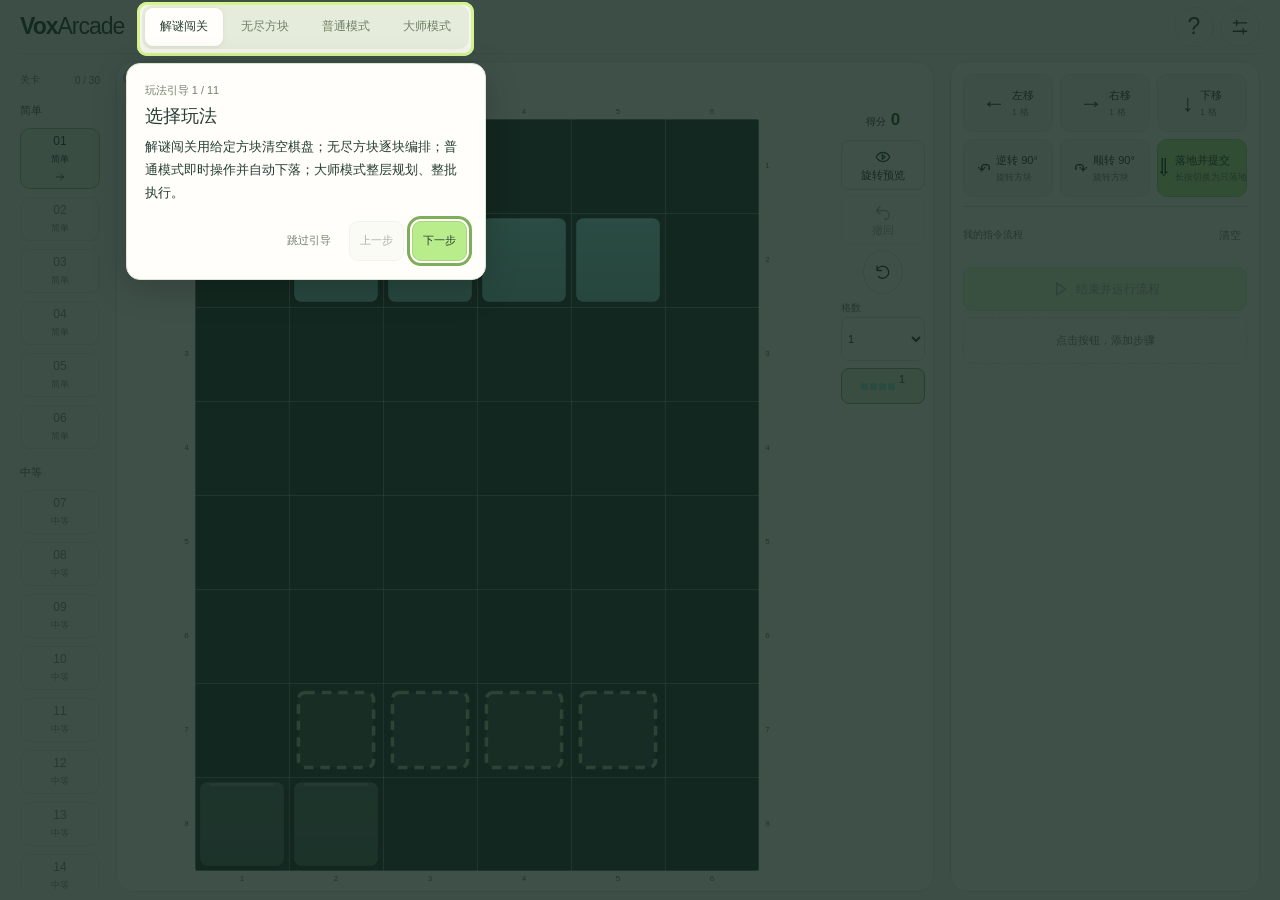
<file: prototype/index.html>
<!doctype html>
<html lang="zh-CN"><head><meta charset="utf-8"><meta name="viewport" content="width=device-width,initial-scale=1"><title>VoxArcade</title></head><body><script type="module" src="entry.mjs"></script><noscript>请启用 JavaScript 运行游戏。<a href="desktop.html">PC 页面</a> <a href="mobile.html">手机页面</a></noscript></body></html>
</file>
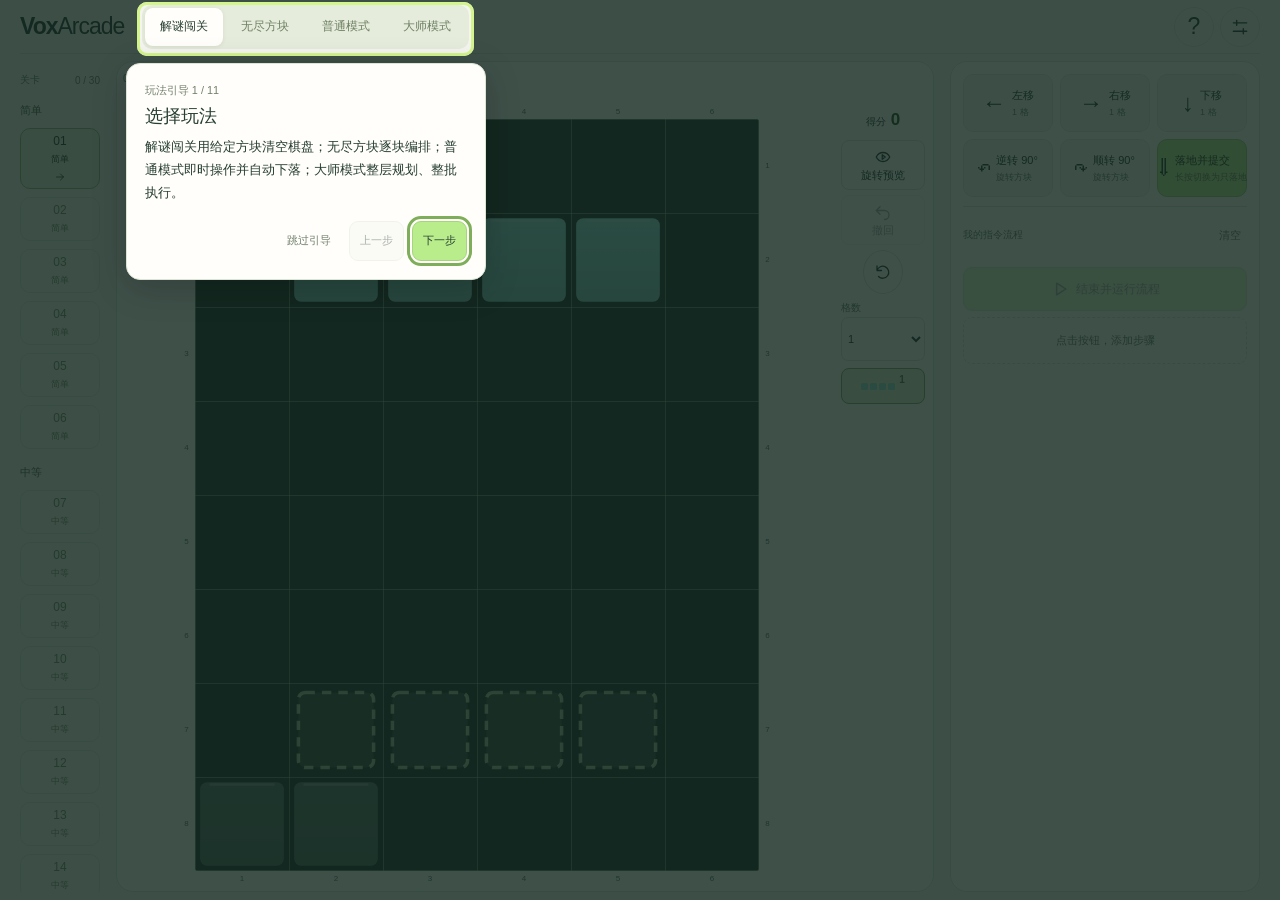
<file: prototype/desktop.html>
<!doctype html>
<html lang="zh-CN"><head><meta charset="utf-8"><meta name="viewport" content="width=device-width,initial-scale=1,viewport-fit=cover"><meta name="theme-color" content="#f4f5ef"><title>VoxArcade · 指令方块实验室</title><link rel="stylesheet" href="base.css?v=floating-no-drop-20261123"><link rel="stylesheet" href="desktop.css?v=floating-no-drop-20261123"></head><body data-view="desktop" data-mode="puzzle">  <svg class="svg-library" aria-hidden="true" xmlns="http://www.w3.org/2000/svg">
    <symbol id="i-settings" viewBox="0 0 24 24"><path d="M4 7h16M4 17h16M8 4v6M16 14v6"/></symbol>
    <symbol id="i-help" viewBox="0 0 24 24"><circle cx="12" cy="12" r="9"/><path d="M9.5 9a2.5 2.5 0 0 1 5 0c0 2-2.5 2-2.5 4M12 16.5v.1"/></symbol>
    <symbol id="i-mic" viewBox="0 0 24 24"><rect x="9" y="3" width="6" height="12" rx="3"/><path d="M6 11v1a6 6 0 0 0 12 0v-1M12 18v3M9 21h6"/></symbol>
    <symbol id="i-play" viewBox="0 0 24 24"><path d="m8 5 11 7-11 7z"/></symbol>
    <symbol id="i-pause" viewBox="0 0 24 24"><path d="M9 5v14M15 5v14"/></symbol>
    <symbol id="i-reset" viewBox="0 0 24 24"><path d="M4 10a8 8 0 1 1 2 8M4 4v6h6"/></symbol>
    <symbol id="i-check" viewBox="0 0 24 24"><path d="m5 12 4 4L19 6"/></symbol>
    <symbol id="i-arrow" viewBox="0 0 24 24"><path d="M5 12h14m-6-6 6 6-6 6"/></symbol>
    <symbol id="i-grid" viewBox="0 0 24 24"><rect x="3" y="3" width="7" height="7" rx="1"/><rect x="14" y="3" width="7" height="7" rx="1"/><rect x="3" y="14" width="7" height="7" rx="1"/><rect x="14" y="14" width="7" height="7" rx="1"/></symbol>
  </svg><div class="app-shell"><header class="masthead"><a class="brand" href="./">Vox<span>Arcade</span></a><nav class="mode-switch" aria-label="游戏模式"><button id="puzzleMode" aria-pressed="true">解谜闯关</button><button id="endlessMode" aria-pressed="false">无尽方块</button><button id="classicMode" aria-pressed="false">普通模式</button><button id="shuhangMode" aria-pressed="false">大师模式</button></nav><div class="header-right"><button id="fallSummary" class="fall-summary"><span id="fallSummaryText">手动下落</span></button><button id="helpButton" class="icon-button" aria-label="玩法帮助">?</button><button id="settingsButton" class="icon-button" aria-label="游戏设置"><svg><use href="#i-settings"/></svg></button></div></header><main class="workspace"><aside id="missionPanel" class="mission-panel"><div class="level-section"><div class="section-caption"><span>关卡</span><span id="completedCount">0 / 15</span></div><div id="levelsList" class="levels-list"></div></div><div class="endless-note" id="endlessNote" hidden><span class="section-caption">后续方块</span><div id="nextPieces" class="next-pieces"></div></div></aside><section class="play-card" aria-label="游戏棋盘"><div class="mission-copy"><div class="mission-title"><span id="missionIndex">01 / 15</span><h2 id="levelTitle">最后一条缝</h2><p id="levelGoal" class="level-goal"></p><div id="levelTags" hidden></div></div></div><div class="play-toolbar"><div><span id="mobileStats" class="mobile-stats">0 行 · 0 步</span><span id="boardStatus">先选一个形状</span></div><div class="play-actions"><button id="rotationPreviewButton" class="icon-button preview-toggle" aria-label="旋转预览" aria-expanded="false" aria-controls="rotationPreviewMenu"><svg aria-hidden="true" viewBox="0 0 24 24"><path d="M3 12s3-6 9-6 9 6 9 6-3 6-9 6-9-6-9-6Z"/><path d="m11 9 4 3-4 3Z"/></svg><span>旋转预览</span></button><div id="rotationPreviewMenu" class="rotation-preview-menu" hidden><button type="button" data-preview="ROTATE_CCW" aria-pressed="false">↶ 逆时针</button><button type="button" data-preview="ROTATE_CW" aria-pressed="false">↷ 顺时针</button></div><button id="undoButton" class="icon-button tool-button" aria-label="撤回上一块" title="撤回上一块"><svg aria-hidden="true" viewBox="0 0 24 24"><path d="m8 5-5 5 5 5M3 10h11a6 6 0 0 1 0 12"/></svg><span>撤回</span></button><button id="pauseButton" class="icon-button" aria-label="暂停游戏"><svg><use href="#i-pause"/></svg></button><button id="restartButton" class="icon-button" aria-label="重新开始"><svg><use href="#i-reset"/></svg></button></div></div><div class="score-banner" aria-live="polite" aria-label="得分"><span>得分</span><strong id="scoreValue">0</strong></div><div id="batchControls" class="batch-controls" hidden><label>难度 <select id="batchDifficulty" aria-label="大师模式难度"><option value="easy">简单 3块</option><option value="medium">中等 4块</option><option value="hard">困难 5块</option></select></label><strong id="layerStatus">第 1 层</strong></div><div id="classicControls" class="classic-controls" hidden><label><span>等级</span> <select id="classicLevel" aria-label="普通模式速度等级"><option value="1">1 级</option><option value="2">2 级</option><option value="3">3 级</option><option value="4">4 级</option><option value="5">5 级</option><option value="6">6 级</option><option value="7">7 级</option><option value="8">8 级</option><option value="9">9 级</option></select></label><label class="auto-level-label"><input id="autoLevel" type="checkbox" checked>自动升级</label><span id="classicSpeed"></span></div><div class="piece-bar"><span id="poolLabel">剩余库存</span><div id="pieceRack" class="piece-rack"></div><span id="pieceRemaining">未用 1</span></div><p id="orderNote" class="order-note"></p><div id="boardStage" class="board-stage"><div class="board-axis" data-axis="top" aria-hidden="true"></div><div class="board-axis" data-axis="bottom" aria-hidden="true"></div><div class="board-axis" data-axis="left" aria-hidden="true"></div><div class="board-axis" data-axis="right" aria-hidden="true"></div><canvas id="board" role="img" aria-label="俄罗斯方块棋盘"></canvas><div id="ruleToast" class="rule-toast" role="status" hidden></div><div id="activeStep" class="active-step" role="status" hidden></div><div id="boardHint" class="board-hint">先选择一个形状</div><div id="resultOverlay" class="result-overlay" hidden><div class="result-card"><span id="resultIcon" class="result-icon">✓</span><p id="resultEyebrow" class="eyebrow">WELL PLAYED</p><h2 id="resultTitle">全部消除！</h2><p id="resultDescription"></p><button id="resultPrimary" class="primary-button">下一关</button><button id="resultSecondary" class="text-button">再试一次</button></div></div></div><div class="stats-row"><div><span id="scoreLabel">已消除</span><strong id="linesStat">0 行</strong></div><div><span>执行动作</span><strong id="movesStat">0 步</strong></div><div><span id="thirdLabel">已用方块</span><strong id="thirdStat">0 / 15</strong></div></div><span id="boardNote" hidden></span></section><section class="control-panel" aria-label="指令控制台"><div class="control-heading"><span class="eyebrow">COMMAND LAB</span><h2>编排你的下一步</h2></div><div class="flow-mode-heading">流程编排 <span id="flowCount">0</span></div><div class="quantity-row"><span id="commandHint">编排动作</span><label>格数 <select id="quantity" aria-label="移动格数"><option>1</option><option>2</option><option>3</option><option>4</option><option>5</option><option>6</option><option>7</option><option>8</option><option>9</option></select></label></div><div id="commandGrid" class="command-grid"></div><div id="flowPanel" class="flow-panel"><div class="section-caption"><span>我的指令流程</span><button id="clearPlan" class="text-button">清空</button></div><div class="flow-actions"><button id="runPlan" class="primary-button"><svg><use href="#i-play"/></svg>结束并运行流程</button><button id="stopPlan" class="secondary-button" hidden>暂停运行</button></div><div id="flowEmpty" class="flow-empty">点击按钮，添加步骤</div><ol id="planList" class="plan-list"></ol><div id="planValidation" class="plan-validation"></div></div><div id="feedback" class="feedback" role="status" aria-live="polite"><span id="feedbackText">选形后编排动作</span></div><button id="voiceButton" class="text-button voice-entry">语音操控 · 设计中</button></section></main></div><div hidden><div class="thinking-note"></div><div id="heldPiece"></div><button id="holdButton" hidden>暂存</button></div><div id="executionToast" hidden><span id="executionProgress"></span><button id="toastPause">暂停</button></div>  <dialog id="settingsDialog" aria-labelledby="settingsTitle"><div class="dialog-header"><div><p class="eyebrow">MAKE IT YOURS</p><h2 id="settingsTitle">按你的节奏玩。</h2></div><button class="icon-button" data-close aria-label="关闭设置">×</button></div><div class="setting-item"><div><h3>自动下落</h3><p id="gravityDescription">关卡采用手动下落，留出思考时间。</p></div><label class="switch"><input id="gravityToggle" type="checkbox" aria-label="自动下落"><span></span></label></div><div class="speed-setting"><label for="speedInput">下落速度 <strong id="speedValue">1 格 / 秒</strong></label><input id="speedInput" type="range" min="0.1" max="10" step="0.1" value="1"><div class="speed-presets"><button data-speed="0.5">0.5 慢速</button><button data-speed="1">1 轻松</button><button data-speed="2">2 挑战</button><button data-speed="4">4 快速</button></div></div><div class="settings-section"><h3>声音设置</h3><div class="setting-item"><div><h3>背景音乐</h3><p>流程运行时播放轻音乐</p></div><label class="switch"><input id="musicToggle" type="checkbox" aria-label="背景音乐"><span></span></label></div><div class="setting-item"><div><h3>游戏音效</h3><p>按钮点击、移动、旋转、受阻、落地、消行、过关与失败</p></div><label class="switch"><input id="effectsToggle" type="checkbox" aria-label="游戏音效"><span></span></label></div></div><div class="settings-section"><h3>旋转演示</h3><p class="muted">七种形状，逐步看清旋转和遇障碍时的位置变化。</p><button id="rotationDemoButton" class="secondary-button full-width">打开旋转演示</button></div><p class="setting-notice">关卡由预设规则决定下落方式。切换到“无尽方块”可自由设置；修改会清空尚未执行的流程。</p><button id="saveSettings" class="primary-button full-width">完成设置</button></dialog>
  <dialog id="helpDialog" aria-labelledby="helpTitle"><div class="dialog-header"><div><p class="eyebrow">A LITTLE FIELD GUIDE</p><h2 id="helpTitle">先想好，再运行。</h2></div><button class="icon-button" data-close aria-label="关闭帮助">×</button></div><div class="help-step"><b>01</b><div><h3>确认形状与数量</h3><p>×N 是该形状剩余未用数量，包含当前待提交的方块。自由排序可自选，固定顺序按队列出场。每轮流程只操作一块。固定队列在库存中逐块排列。</p></div></div><div class="help-step"><b>02</b><div><h3>先编排，再执行</h3><p>选形立即显示初始形状；点击工具栏的旋转预览，再选顺时针或逆时针，棋盘会临时显示旋转结果。离开预览按钮后恢复原样，不加入流程。点击“落地并提交”自动运行已有流程，也可点击运行；左右受阻时整步无效并继续，旋转失败也跳过。</p></div></div><div class="help-step"><b>03</b><div><h3>流程结束，方块定格</h3><p>下移遇阻时停在障碍前，终止剩余流程。流程自然结束也会固定当前位置，悬空块成为障碍，再换下一块。用完所有给定方块且全盘为空才通关。</p></div></div><p class="setting-notice">自动下落只在运行期间发生。编排和暂停时冻结。普通消行仍会让上方整行下移。普通模式中操作立即生效，方块持续下落。消除一至四行分别得 100、300、600、1000 分；每 1000 分升一级，最高九级。真实语音尚未接入。</p></dialog>
  <dialog id="voiceDialog" aria-labelledby="voiceTitle"><div class="dialog-header"><div><p class="eyebrow">SAME COMMANDS. YOUR VOICE.</p><h2 id="voiceTitle">把指令，说出来。</h2></div><button class="icon-button" data-close aria-label="关闭语音说明">×</button></div><div class="voice-example">“向左移动两格”<span>MOVE_LEFT · 2</span></div><div class="voice-example">“rotate clockwise”<span>ROTATE_CW · 90°</span></div><p class="muted">后续语音与按钮一样，只会添加流程步骤；点击运行后才执行。</p><p class="setting-notice">本次原型尚未接入麦克风，不会录音。请先通过按钮体验流程。</p><button class="primary-button full-width" data-close>先体验流程编排</button></dialog>
  <dialog id="restartDialog" aria-labelledby="restartTitle"><div class="dialog-header"><div><p class="eyebrow">A FRESH START</p><h2 id="restartTitle">重新试一种方案？</h2></div><button class="icon-button" data-close aria-label="取消重开">×</button></div><p class="muted">本次棋盘和指令流程会重置，已完成的关卡记录会保留。</p><div class="dialog-actions"><button class="secondary-button" data-close>继续思考</button><button class="primary-button" id="confirmRestart">重新开始</button></div></dialog>
  <dialog id="rotationDialog" class="rotation-dialog" aria-labelledby="rotationTitle"><div class="dialog-header"><div><p class="eyebrow">SEE EVERY TURN</p><h2 id="rotationTitle">旋转，看得明白。</h2></div><button class="icon-button" data-close aria-label="关闭旋转演示">×</button></div><iframe id="rotationFrame" title="七种方块的旋转演示"></iframe><button class="secondary-button full-width" data-close>返回设置</button></dialog>
<div id="tourOverlay" class="tour-overlay" hidden><div id="tourSpotlight" class="tour-spotlight"></div><section id="tourCard" class="tour-card" role="dialog" aria-modal="true" aria-labelledby="tourTitle" tabindex="-1"><small id="tourProgress"></small><h2 id="tourTitle"></h2><p id="tourText"></p><div class="tour-actions"><button id="tourSkip" class="text-button">跳过引导</button><button id="tourBack" class="secondary-button">上一步</button><button id="tourNext" class="primary-button">下一步</button></div></section></div><script type="module" src="app.js?v=floating-no-drop-20261123"></script></body></html>
</file>
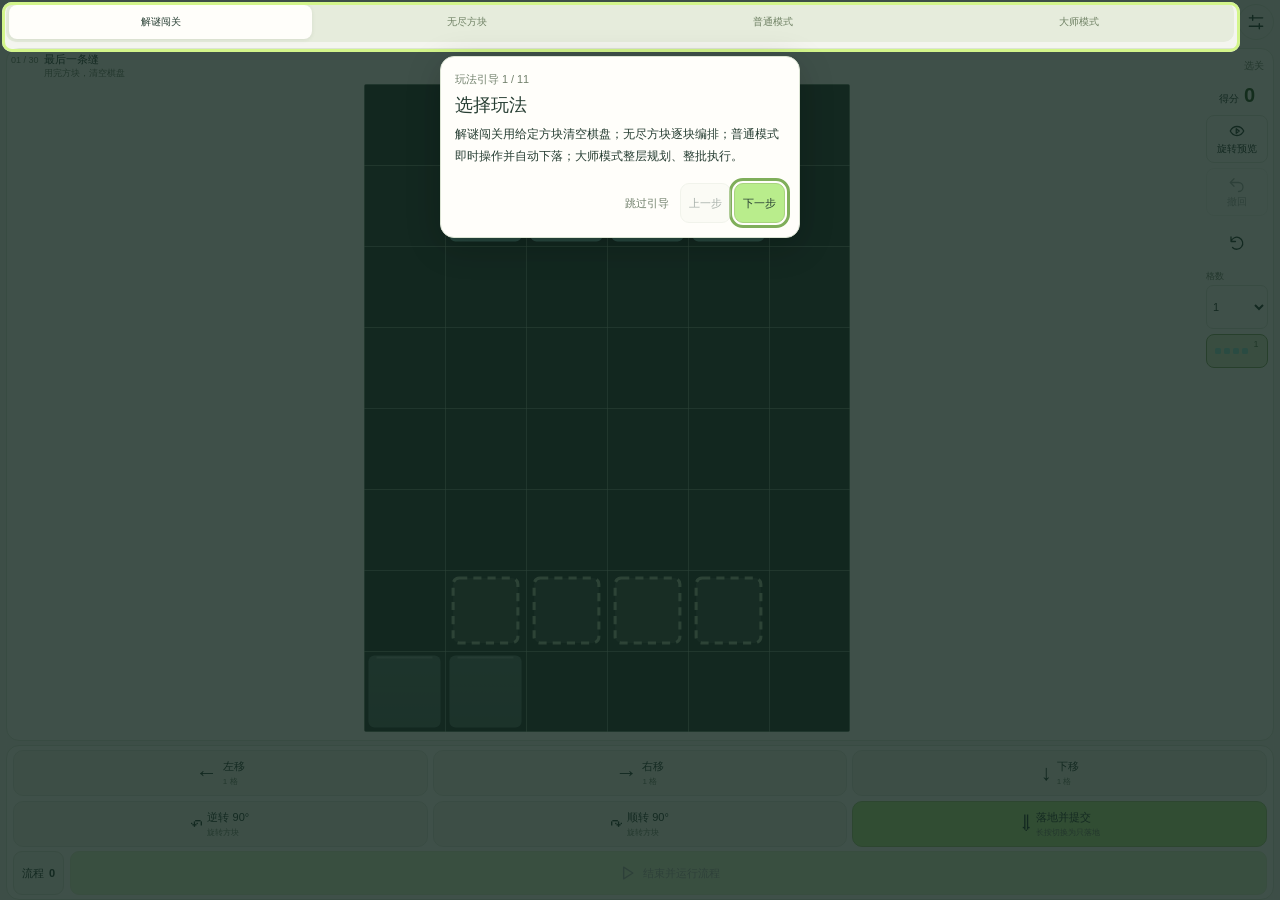
<file: prototype/mobile.html>
<!doctype html>
<html lang="zh-CN"><head><meta charset="utf-8"><meta name="viewport" content="width=device-width,initial-scale=1,viewport-fit=cover"><meta name="theme-color" content="#f4f5ef"><title>VoxArcade · 指令方块实验室</title><link rel="stylesheet" href="base.css?v=floating-no-drop-20261123"><link rel="stylesheet" href="mobile.css?v=floating-no-drop-20261123"></head><body data-view="mobile" data-mode="puzzle">  <svg class="svg-library" aria-hidden="true" xmlns="http://www.w3.org/2000/svg">
    <symbol id="i-settings" viewBox="0 0 24 24"><path d="M4 7h16M4 17h16M8 4v6M16 14v6"/></symbol>
    <symbol id="i-help" viewBox="0 0 24 24"><circle cx="12" cy="12" r="9"/><path d="M9.5 9a2.5 2.5 0 0 1 5 0c0 2-2.5 2-2.5 4M12 16.5v.1"/></symbol>
    <symbol id="i-mic" viewBox="0 0 24 24"><rect x="9" y="3" width="6" height="12" rx="3"/><path d="M6 11v1a6 6 0 0 0 12 0v-1M12 18v3M9 21h6"/></symbol>
    <symbol id="i-play" viewBox="0 0 24 24"><path d="m8 5 11 7-11 7z"/></symbol>
    <symbol id="i-pause" viewBox="0 0 24 24"><path d="M9 5v14M15 5v14"/></symbol>
    <symbol id="i-reset" viewBox="0 0 24 24"><path d="M4 10a8 8 0 1 1 2 8M4 4v6h6"/></symbol>
    <symbol id="i-check" viewBox="0 0 24 24"><path d="m5 12 4 4L19 6"/></symbol>
    <symbol id="i-arrow" viewBox="0 0 24 24"><path d="M5 12h14m-6-6 6 6-6 6"/></symbol>
    <symbol id="i-grid" viewBox="0 0 24 24"><rect x="3" y="3" width="7" height="7" rx="1"/><rect x="14" y="3" width="7" height="7" rx="1"/><rect x="3" y="14" width="7" height="7" rx="1"/><rect x="14" y="14" width="7" height="7" rx="1"/></symbol>
  </svg><div class="app-shell"><header class="masthead"><a class="brand" href="./">Vox<span>Arcade</span></a><nav class="mode-switch" aria-label="游戏模式"><button id="puzzleMode" aria-pressed="true">解谜闯关</button><button id="endlessMode" aria-pressed="false">无尽方块</button><button id="classicMode" aria-pressed="false">普通模式</button><button id="shuhangMode" aria-pressed="false">大师模式</button></nav><div class="header-right"><button id="fallSummary" class="fall-summary"><span id="fallSummaryText">手动下落</span></button><button id="helpButton" class="icon-button" aria-label="玩法帮助">?</button><button id="settingsButton" class="icon-button" aria-label="游戏设置"><svg><use href="#i-settings"/></svg></button></div></header><main class="workspace"><section class="play-card" aria-label="游戏棋盘"><div class="mobile-mission"><div class="mission-copy"><div class="mission-title"><span id="missionIndex">01 / 15</span><h2 id="levelTitle">最后一条缝</h2><p id="levelGoal" class="level-goal"></p><div id="levelTags" hidden></div></div></div><button id="openLevels" class="text-button">选关</button></div><div class="play-toolbar"><div><span id="mobileStats" class="mobile-stats">0 行 · 0 步</span><span id="boardStatus">先选一个形状</span></div><div class="play-actions"><button id="rotationPreviewButton" class="icon-button preview-toggle" aria-label="旋转预览" aria-expanded="false" aria-controls="rotationPreviewMenu"><svg aria-hidden="true" viewBox="0 0 24 24"><path d="M3 12s3-6 9-6 9 6 9 6-3 6-9 6-9-6-9-6Z"/><path d="m11 9 4 3-4 3Z"/></svg><span>旋转预览</span></button><div id="rotationPreviewMenu" class="rotation-preview-menu" hidden><button type="button" data-preview="ROTATE_CCW" aria-pressed="false">↶ 逆时针</button><button type="button" data-preview="ROTATE_CW" aria-pressed="false">↷ 顺时针</button></div><button id="undoButton" class="icon-button tool-button" aria-label="撤回上一块" title="撤回上一块"><svg aria-hidden="true" viewBox="0 0 24 24"><path d="m8 5-5 5 5 5M3 10h11a6 6 0 0 1 0 12"/></svg><span>撤回</span></button><button id="pauseButton" class="icon-button" aria-label="暂停游戏"><svg><use href="#i-pause"/></svg></button><button id="restartButton" class="icon-button" aria-label="重新开始"><svg><use href="#i-reset"/></svg></button></div></div><div class="score-banner" aria-live="polite" aria-label="得分"><span>得分</span><strong id="scoreValue">0</strong></div><div id="batchControls" class="batch-controls" hidden><label>难度 <select id="batchDifficulty" aria-label="大师模式难度"><option value="easy">简单 3块</option><option value="medium">中等 4块</option><option value="hard">困难 5块</option></select></label><strong id="layerStatus">第 1 层</strong></div><div id="classicControls" class="classic-controls" hidden><label><span>等级</span> <select id="classicLevel" aria-label="普通模式速度等级"><option value="1">1 级</option><option value="2">2 级</option><option value="3">3 级</option><option value="4">4 级</option><option value="5">5 级</option><option value="6">6 级</option><option value="7">7 级</option><option value="8">8 级</option><option value="9">9 级</option></select></label><label class="auto-level-label"><input id="autoLevel" type="checkbox" checked>自动升级</label><span id="classicSpeed"></span></div><div class="piece-bar"><span id="poolLabel">剩余库存</span><div id="pieceRack" class="piece-rack"></div><span id="pieceRemaining">未用 1</span></div><p id="orderNote" class="order-note"></p><div id="boardStage" class="board-stage"><canvas id="board" role="img" aria-label="俄罗斯方块棋盘"></canvas><div id="ruleToast" class="rule-toast" role="status" hidden></div><div id="activeStep" class="active-step" role="status" hidden></div><div id="boardHint" class="board-hint">先选择一个形状</div><div id="resultOverlay" class="result-overlay" hidden><div class="result-card"><span id="resultIcon" class="result-icon">✓</span><p id="resultEyebrow" class="eyebrow">WELL PLAYED</p><h2 id="resultTitle">全部消除！</h2><p id="resultDescription"></p><button id="resultPrimary" class="primary-button">下一关</button><button id="resultSecondary" class="text-button">再试一次</button></div></div></div><div class="stats-row"><div><span id="scoreLabel">已消除</span><strong id="linesStat">0 行</strong></div><div><span>执行动作</span><strong id="movesStat">0 步</strong></div><div><span id="thirdLabel">已用方块</span><strong id="thirdStat">0 / 15</strong></div></div><span id="boardNote" hidden></span><div class="endless-note" id="endlessNote" hidden><span class="section-caption">后续方块</span><div id="nextPieces" class="next-pieces"></div></div></section><section class="control-panel" aria-label="指令控制台"><div class="quantity-row"><span id="commandHint">编排动作</span><label>格数 <select id="quantity" aria-label="移动格数"><option>1</option><option>2</option><option>3</option><option>4</option><option>5</option><option>6</option><option>7</option><option>8</option><option>9</option></select></label></div><div id="commandGrid" class="command-grid"></div><div class="control-footer"><button id="openFlow" class="secondary-button" aria-expanded="false">流程 <span id="flowCount">0</span><span id="flowSummary"></span></button><div class="flow-actions"><button id="runPlan" class="primary-button"><svg><use href="#i-play"/></svg>结束并运行流程</button><button id="stopPlan" class="secondary-button" hidden>暂停运行</button></div></div><div id="feedback" class="feedback" role="status" aria-live="polite"><span id="feedbackText">选形后编排动作</span></div></section></main><dialog id="levelDialog" aria-label="选择关卡"><div class="dialog-header"><h2>选择关卡</h2><button class="icon-button" data-close aria-label="关闭选关">×</button></div><aside id="missionPanel" class="mission-panel"><div class="level-section"><div class="section-caption"><span>关卡</span><span id="completedCount">0 / 15</span></div><div id="levelsList" class="levels-list"></div></div></aside></dialog><div id="flowBackdrop" class="flow-backdrop" hidden></div><section id="flowPanel" class="flow-panel flow-drawer" aria-label="编辑指令流程" hidden><div class="drawer-heading"><h2>编辑流程</h2><button id="closeFlow" class="icon-button" aria-label="收起流程">×</button></div><div class="section-caption"><span>我的指令流程</span><button id="clearPlan" class="text-button">清空</button></div><div id="flowEmpty" class="flow-empty">点击按钮，添加步骤</div><ol id="planList" class="plan-list"></ol><div id="planValidation" class="plan-validation"></div></section><button id="voiceButton" class="text-button voice-entry">语音操控 · 设计中</button></div><div hidden><div class="thinking-note"></div><div id="heldPiece"></div><button id="holdButton" hidden>暂存</button></div><div id="executionToast" hidden><span id="executionProgress"></span><button id="toastPause">暂停</button></div>  <dialog id="settingsDialog" aria-labelledby="settingsTitle"><div class="dialog-header"><div><p class="eyebrow">MAKE IT YOURS</p><h2 id="settingsTitle">按你的节奏玩。</h2></div><button class="icon-button" data-close aria-label="关闭设置">×</button></div><div class="setting-item"><div><h3>自动下落</h3><p id="gravityDescription">关卡采用手动下落，留出思考时间。</p></div><label class="switch"><input id="gravityToggle" type="checkbox" aria-label="自动下落"><span></span></label></div><div class="speed-setting"><label for="speedInput">下落速度 <strong id="speedValue">1 格 / 秒</strong></label><input id="speedInput" type="range" min="0.1" max="10" step="0.1" value="1"><div class="speed-presets"><button data-speed="0.5">0.5 慢速</button><button data-speed="1">1 轻松</button><button data-speed="2">2 挑战</button><button data-speed="4">4 快速</button></div></div><div class="settings-section"><h3>声音设置</h3><div class="setting-item"><div><h3>背景音乐</h3><p>流程运行时播放轻音乐</p></div><label class="switch"><input id="musicToggle" type="checkbox" aria-label="背景音乐"><span></span></label></div><div class="setting-item"><div><h3>游戏音效</h3><p>按钮点击、移动、旋转、受阻、落地、消行、过关与失败</p></div><label class="switch"><input id="effectsToggle" type="checkbox" aria-label="游戏音效"><span></span></label></div></div><div class="settings-section"><h3>旋转演示</h3><p class="muted">七种形状，逐步看清旋转和遇障碍时的位置变化。</p><button id="rotationDemoButton" class="secondary-button full-width">打开旋转演示</button></div><p class="setting-notice">关卡由预设规则决定下落方式。切换到“无尽方块”可自由设置；修改会清空尚未执行的流程。</p><button id="saveSettings" class="primary-button full-width">完成设置</button></dialog>
  <dialog id="helpDialog" aria-labelledby="helpTitle"><div class="dialog-header"><div><p class="eyebrow">A LITTLE FIELD GUIDE</p><h2 id="helpTitle">先想好，再运行。</h2></div><button class="icon-button" data-close aria-label="关闭帮助">×</button></div><div class="help-step"><b>01</b><div><h3>确认形状与数量</h3><p>×N 是该形状剩余未用数量，包含当前待提交的方块。自由排序可自选，固定顺序按队列出场。每轮流程只操作一块。固定队列在库存中逐块排列。</p></div></div><div class="help-step"><b>02</b><div><h3>先编排，再执行</h3><p>选形立即显示初始形状；点击工具栏的旋转预览，再选顺时针或逆时针，棋盘会临时显示旋转结果。离开预览按钮后恢复原样，不加入流程。点击“落地并提交”自动运行已有流程，也可点击运行；左右受阻时整步无效并继续，旋转失败也跳过。</p></div></div><div class="help-step"><b>03</b><div><h3>流程结束，方块定格</h3><p>下移遇阻时停在障碍前，终止剩余流程。流程自然结束也会固定当前位置，悬空块成为障碍，再换下一块。用完所有给定方块且全盘为空才通关。</p></div></div><p class="setting-notice">自动下落只在运行期间发生。编排和暂停时冻结。普通消行仍会让上方整行下移。普通模式中操作立即生效，方块持续下落。消除一至四行分别得 100、300、600、1000 分；每 1000 分升一级，最高九级。真实语音尚未接入。</p></dialog>
  <dialog id="voiceDialog" aria-labelledby="voiceTitle"><div class="dialog-header"><div><p class="eyebrow">SAME COMMANDS. YOUR VOICE.</p><h2 id="voiceTitle">把指令，说出来。</h2></div><button class="icon-button" data-close aria-label="关闭语音说明">×</button></div><div class="voice-example">“向左移动两格”<span>MOVE_LEFT · 2</span></div><div class="voice-example">“rotate clockwise”<span>ROTATE_CW · 90°</span></div><p class="muted">后续语音与按钮一样，只会添加流程步骤；点击运行后才执行。</p><p class="setting-notice">本次原型尚未接入麦克风，不会录音。请先通过按钮体验流程。</p><button class="primary-button full-width" data-close>先体验流程编排</button></dialog>
  <dialog id="restartDialog" aria-labelledby="restartTitle"><div class="dialog-header"><div><p class="eyebrow">A FRESH START</p><h2 id="restartTitle">重新试一种方案？</h2></div><button class="icon-button" data-close aria-label="取消重开">×</button></div><p class="muted">本次棋盘和指令流程会重置，已完成的关卡记录会保留。</p><div class="dialog-actions"><button class="secondary-button" data-close>继续思考</button><button class="primary-button" id="confirmRestart">重新开始</button></div></dialog>
  <dialog id="rotationDialog" class="rotation-dialog" aria-labelledby="rotationTitle"><div class="dialog-header"><div><p class="eyebrow">SEE EVERY TURN</p><h2 id="rotationTitle">旋转，看得明白。</h2></div><button class="icon-button" data-close aria-label="关闭旋转演示">×</button></div><iframe id="rotationFrame" title="七种方块的旋转演示"></iframe><button class="secondary-button full-width" data-close>返回设置</button></dialog>
<div id="tourOverlay" class="tour-overlay" hidden><div id="tourSpotlight" class="tour-spotlight"></div><section id="tourCard" class="tour-card" role="dialog" aria-modal="true" aria-labelledby="tourTitle" tabindex="-1"><small id="tourProgress"></small><h2 id="tourTitle"></h2><p id="tourText"></p><div class="tour-actions"><button id="tourSkip" class="text-button">跳过引导</button><button id="tourBack" class="secondary-button">上一步</button><button id="tourNext" class="primary-button">下一步</button></div></section></div><script type="module" src="app.js?v=floating-no-drop-20261123"></script></body></html>
</file>
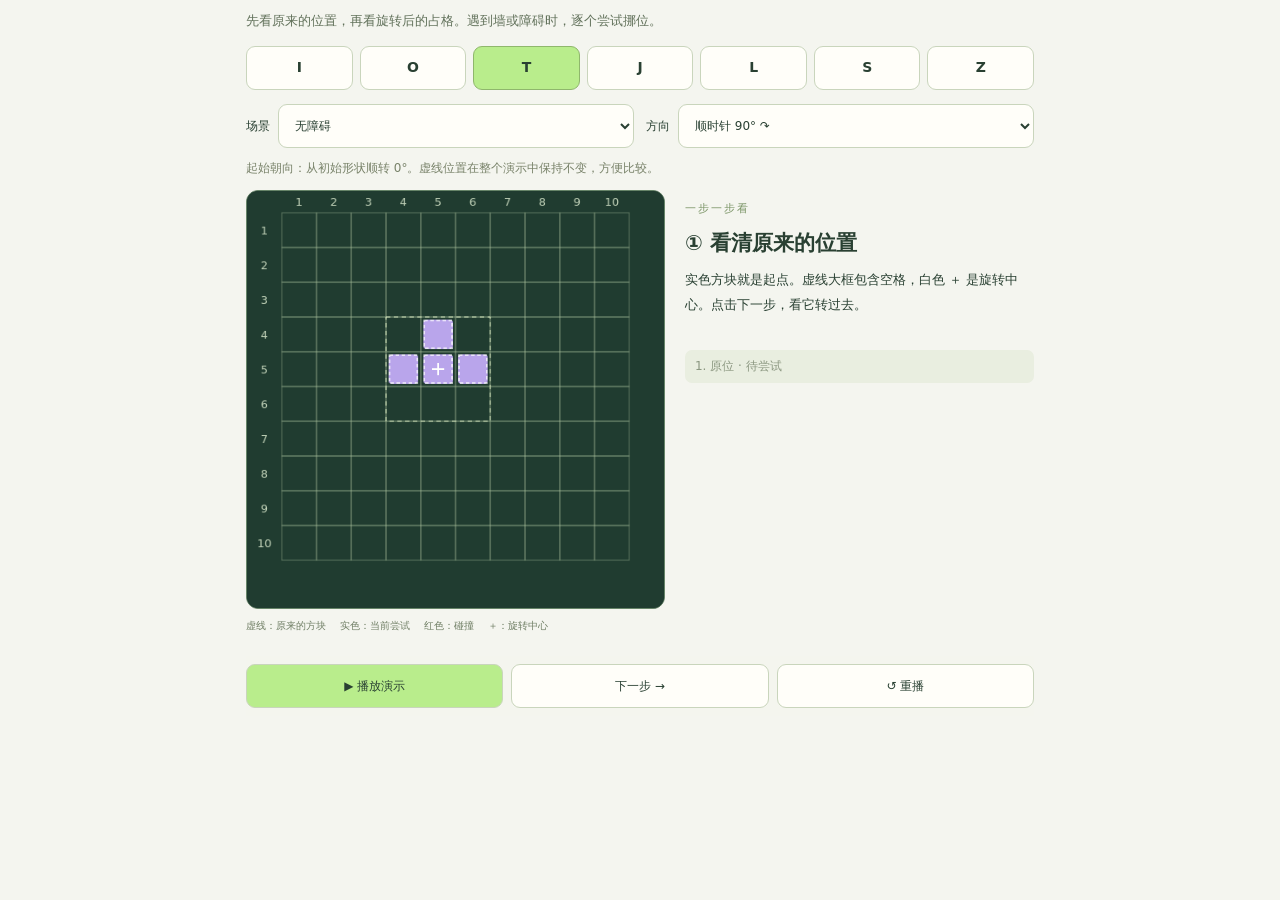
<file: prototype/rotation-demo.html>
<!doctype html>
<html lang="zh-CN">
<head><meta charset="utf-8"><meta name="viewport" content="width=device-width,initial-scale=1"><title>方块旋转演示</title><link rel="stylesheet" href="rotation-demo.css"></head>
<body><main>
  <p class="intro">先看原来的位置，再看旋转后的占格。遇到墙或障碍时，逐个尝试挪位。</p>
  <nav id="shapes" aria-label="选择演示形状"></nav>
  <div class="selectors"><label>场景<select id="scenario"><option value="empty">无障碍</option><option value="left">靠左墙</option><option value="right">靠右墙</option><option value="obstacle">遇到方块障碍</option><option value="blocked">旋转失败</option></select></label><label>方向<select id="direction"><option value="cw">顺时针 90° ↷</option><option value="ccw">逆时针 90° ↶</option></select></label></div>
  <p id="scenarioNote" class="scenario-note"></p>
  <div class="demo-layout"><div><canvas id="demoBoard" width="480" height="480" role="img" aria-label="旋转示例棋盘"></canvas><p class="legend"><span>虚线：原来的方块</span><span>实色：当前尝试</span><span>红色：碰撞</span><span>＋：旋转中心</span></p></div><section class="explanation"><p class="eyebrow">一步一步看</p><h2 id="stepTitle"></h2><p id="stepDescription" role="status" aria-live="polite"></p><ol id="attemptList"></ol></section></div>
  <div class="actions"><button id="play">▶ 播放演示</button><button id="next">下一步 →</button><button id="replay">↺ 重播</button></div>
</main><script type="module" src="rotation-demo.mjs"></script></body></html>
</file>
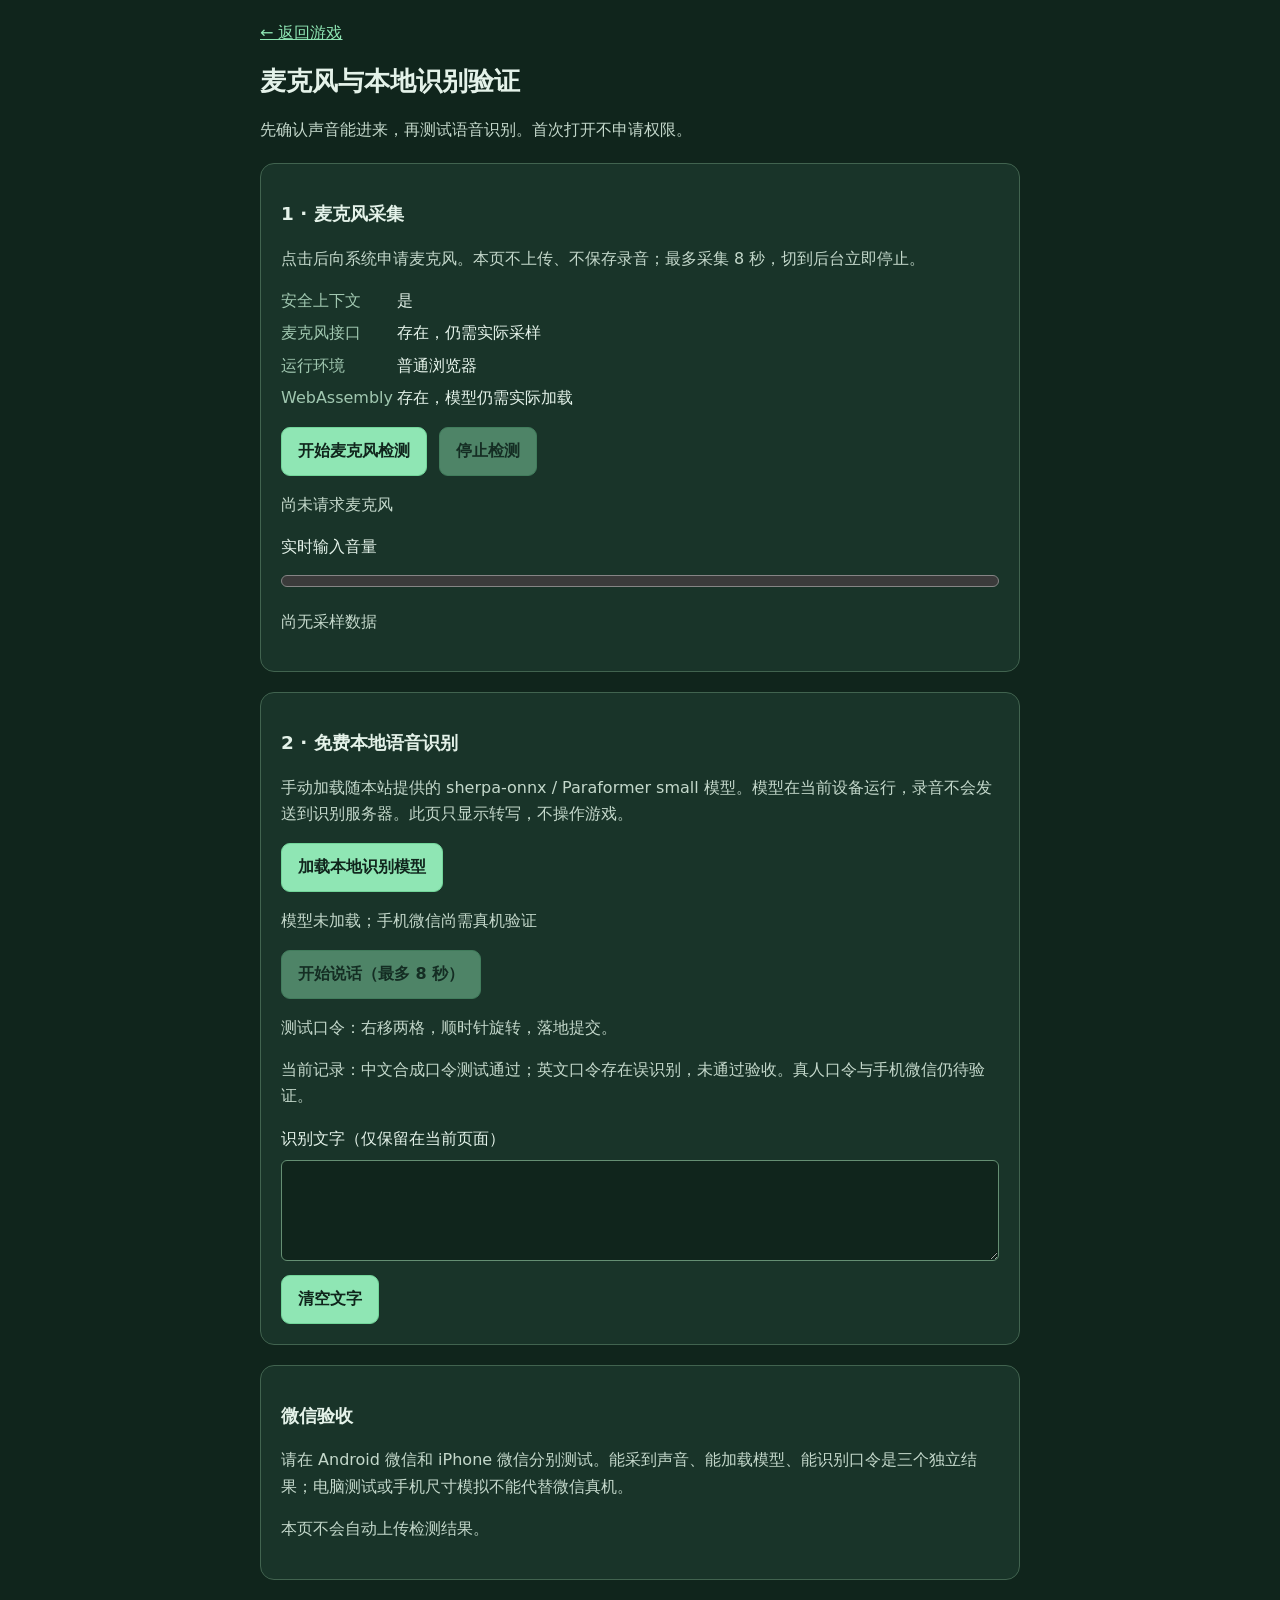
<file: prototype/voice-check.html>
<!doctype html>
<html lang="zh-CN">
<head>
  <meta charset="utf-8"><meta name="viewport" content="width=device-width,initial-scale=1,viewport-fit=cover">
  <meta name="referrer" content="no-referrer">
  <title>VoxArcade · 麦克风与本地识别验证</title>
  <link rel="stylesheet" href="./voice-check.css">
</head>
<body>
<main>
  <a href="./">← 返回游戏</a>
  <h1>麦克风与本地识别验证</h1>
  <p>先确认声音能进来，再测试语音识别。首次打开不申请权限。</p>
  <section>
    <h2>1 · 麦克风采集</h2>
    <p>点击后向系统申请麦克风。本页不上传、不保存录音；最多采集 8 秒，切到后台立即停止。</p>
    <dl id="environment"></dl>
    <div class="actions"><button id="start">开始麦克风检测</button><button id="stop" disabled>停止检测</button></div>
    <p id="captureStatus" role="status" aria-live="polite">尚未请求麦克风</p>
    <label for="level">实时输入音量</label><meter id="level" min="0" max="1" value="0"></meter>
    <p id="metrics">尚无采样数据</p>
  </section>
  <section>
    <h2>2 · 免费本地语音识别</h2>
    <p>手动加载随本站提供的 sherpa-onnx / Paraformer small 模型。模型在当前设备运行，录音不会发送到识别服务器。此页只显示转写，不操作游戏。</p>
    <button id="loadModel">加载本地识别模型</button>
    <p id="modelStatus" role="status" aria-live="polite">模型未加载；手机微信尚需真机验证</p>
    <button id="recognize" disabled>开始说话（最多 8 秒）</button>
    <p>测试口令：右移两格，顺时针旋转，落地提交。</p>
    <p>当前记录：中文合成口令测试通过；英文口令存在误识别，未通过验收。真人口令与手机微信仍待验证。</p>
    <label for="transcript">识别文字（仅保留在当前页面）</label><textarea id="transcript" rows="3" readonly></textarea>
    <button id="clearText">清空文字</button>
  </section>
  <section><h2>微信验收</h2><p>请在 Android 微信和 iPhone 微信分别测试。能采到声音、能加载模型、能识别口令是三个独立结果；电脑测试或手机尺寸模拟不能代替微信真机。</p><p id="summary">本页不会自动上传检测结果。</p></section>
</main>
<script type="module" src="./voice-check.mjs"></script>
</body>
</html>
</file>
<file: prototype/base.css>
:root{color-scheme:light;--bg:#f4f5ef;--paper:#fffefa;--ink:#263d32;--muted:#71806c;--line:#dce4d4;--green:#b9ed8c;--dark:#1c3027;font-family:Inter,"Segoe UI","Microsoft YaHei",Arial,sans-serif;font-synthesis:none}
*{box-sizing:border-box}body{margin:0;background:var(--bg);color:var(--ink);font-size:13px}button,input,select{font:inherit}button,a,select{-webkit-tap-highlight-color:transparent}button{color:inherit;cursor:pointer;border:0;background:none;touch-action:manipulation}button:disabled{opacity:.4;cursor:default}button:not(:disabled):active{filter:brightness(.95)}button:focus-visible,a:focus-visible,input:focus-visible,select:focus-visible,summary:focus-visible{outline:3px solid #7fae5a;outline-offset:2px}[hidden]{display:none!important}svg{width:20px;height:20px;fill:none;stroke:currentColor;stroke-width:1.7;stroke-linecap:round;stroke-linejoin:round;flex-shrink:0}.svg-library{position:absolute;width:0;height:0;overflow:hidden}h2{font-size:18px;line-height:1.4;margin:0}p{margin:0}.eyebrow{font-size:9px;letter-spacing:1.7px;color:var(--muted);margin-bottom:6px}.muted{font-size:12px;line-height:1.8;color:var(--muted)}.brand{font-size:23px;font-weight:750;letter-spacing:-1px;text-decoration:none;color:var(--ink);white-space:nowrap}.brand span{font-weight:400}.masthead,.header-right,.play-actions,.mode-switch{display:flex;align-items:center}.header-right,.play-actions{gap:6px}.mode-switch{gap:3px;background:#e6ecdc;padding:3px;border-radius:10px}.mode-switch button{min-height:38px;padding:6px 15px;white-space:nowrap;font-size:12px;border-radius:8px;color:#6e8063}.mode-switch button.active{color:var(--ink);background:var(--paper);box-shadow:0 1px 4px #243a2315}.icon-button{display:inline-flex;align-items:center;justify-content:center;width:40px;height:40px;flex-shrink:0;border:1px solid var(--line);border-radius:50%;font-size:23px}.fall-summary{font-size:11px;min-height:40px;white-space:nowrap;border:1px solid var(--line);border-radius:9px;padding:7px 11px}.play-card,.control-panel{min-width:0;background:var(--paper);border:1px solid var(--line);border-radius:17px}.mission-title,.play-toolbar,.piece-bar,.quantity-row,.section-caption,.control-footer,.flow-actions{display:flex;align-items:center;justify-content:space-between;gap:8px}.mission-title{justify-content:flex-start}.mission-title>span{font-size:10px;color:var(--muted)}.mission-title h2{font-size:15px}.goal-details{position:relative;margin-left:auto;flex-shrink:0;font-size:11px}.goal-details summary{cursor:pointer;min-height:30px;padding:6px}.goal-details p{position:absolute;z-index:10;top:33px;right:0;width:220px;padding:12px;border:1px solid var(--line);border-radius:10px;line-height:1.8;background:var(--paper);box-shadow:0 8px 22px #20332420}.play-toolbar>div:first-child{display:flex;flex-direction:column;gap:2px}.mobile-stats{font-size:10px;color:var(--muted)}#boardStatus{font-size:11px}.piece-bar{justify-content:flex-start;min-height:36px}.piece-bar>span{font-size:10px;white-space:nowrap;color:var(--muted)}#pieceRemaining{margin-left:auto}.piece-rack{display:flex;gap:5px;min-width:0;overflow-x:auto;scrollbar-width:thin;flex:1}.piece-chip{min-height:34px;min-width:43px;display:flex;align-items:center;justify-content:center;gap:6px;padding:5px 6px;background:#f3f6eb;border:1px solid var(--line);border-radius:8px;flex-shrink:0}.piece-chip.current{background:#e1f1ce;border-color:#87aa68}.piece-chip.draft-selected{background:#efe9f8;border-color:#b29bd0}.piece-chip.used{opacity:.3}.piece-chip b{font-size:10px;font-weight:500}.mini-piece{display:grid;gap:2px;align-content:center;justify-content:center;flex-shrink:0}.mini-piece i{width:7px;height:7px;border-radius:1.5px;background:var(--piece-color)}.mini-piece i.empty{background:transparent}.order-note{font-size:9px;color:var(--muted);line-height:1.5;min-height:14px}.board-stage{position:relative;display:flex;align-items:center;justify-content:center;min-width:0;min-height:0;padding:9px;background:transparent;overflow:hidden}.board-stage canvas{display:block;flex:none;max-width:none;max-height:none;background:var(--dark);border-radius:3px}.board-hint{position:absolute;bottom:12px;left:50%;transform:translateX(-50%);padding:5px 9px;font-size:10px;color:#d6e6c8;background:#1c3027dd;border-radius:5px;white-space:nowrap;pointer-events:none}.active-step{position:absolute;z-index:2;max-width:calc(100% - 12px);padding:6px 9px;background:#eff8e9f5;border:1px solid #a9c38f;border-radius:8px;box-shadow:0 3px 12px #142b2230;font-size:11px;line-height:1.5;pointer-events:none;overflow-wrap:anywhere}.stats-row{display:flex;justify-content:space-around;gap:9px;padding-top:6px}.stats-row>div{display:flex;align-items:center;gap:7px;font-size:10px;color:var(--muted)}.stats-row strong{font-size:16px;font-weight:600;color:var(--ink)}.stats-row small{font-size:9px;font-weight:400}.section-caption{font-size:11px;color:var(--muted);margin-bottom:8px}.levels-list{display:flex;flex-direction:column;gap:7px}.level-button{display:flex;align-items:center;justify-content:center;gap:5px;min-height:44px;min-width:44px;border:1px solid var(--line);border-radius:10px;color:#78906b;font-size:12px}.level-button b{display:none}.level-button svg{width:12px;height:12px}.level-button.active{border-color:#9abb80;background:#e4efd7;color:var(--ink)}.level-button.done>span{color:#527938}.level-button:hover{background:#e8f0de}.next-pieces{display:flex;gap:9px}.next-pieces>.mini-piece{min-width:44px;min-height:44px;padding:8px;border:1px solid var(--line);border-radius:9px;background:#e9efdf}.quantity-row{min-height:38px;font-size:10px;color:var(--muted)}.quantity-row label{display:flex;align-items:center;gap:6px}.quantity-row select{min-width:48px;min-height:36px;border:1px solid var(--line);border-radius:7px;background:#f6f8ef;color:var(--ink);padding:3px 6px}.command-grid{display:grid;grid-template-columns:repeat(3,minmax(0,1fr));gap:7px}.command-button{display:flex;align-items:center;justify-content:center;gap:6px;text-align:left;min-width:0;min-height:58px;padding:7px;background:#f3f6ec;border:1px solid #e1e7d9;border-radius:10px}.command-symbol{font-size:24px;line-height:1}.command-label{display:flex;flex-direction:column;gap:3px;font-size:11px;white-space:nowrap}.command-detail{font-size:9px;font-weight:400;color:var(--muted)}[data-command=HARD_DROP]{background:var(--green);border-color:#a4cd7e}.flow-mode-heading{padding:10px 11px;border-radius:8px;background:#eaf0e1;font-size:12px}.flow-panel{min-height:0}.flow-empty{padding:15px 8px;border:1px dashed var(--line);border-radius:9px;text-align:center;font-size:11px;color:var(--muted)}.plan-list{list-style:none;margin:0;padding:0;overflow-y:auto;scrollbar-width:thin}.plan-step{display:flex;align-items:center;gap:5px;min-height:40px;margin-bottom:5px;border:1px solid var(--line);border-radius:8px;padding:3px 5px;background:#f6f8ef;font-size:11px}.step-index{min-width:18px;color:var(--muted);font-size:9px}.step-label{flex:1;min-width:0}.step-action{min-width:30px;min-height:32px;color:#7c8d6f}.plan-step.select-step{background:#f2edf9;border-color:#ddd1ec}.plan-step.executed{opacity:.45}.plan-step.current{background:#e5f1d8;border-color:#90b373}.plan-validation{padding:8px 0;color:var(--muted);font-size:10px;line-height:1.6}.flow-actions{justify-content:stretch}.flow-actions .primary-button{flex:1}.primary-button,.secondary-button{display:inline-flex;align-items:center;justify-content:center;gap:6px;min-height:44px;border:1px solid var(--line);border-radius:9px;padding:8px 12px;font-size:12px}.primary-button{background:var(--green);border-color:#a8d47f}.secondary-button{background:#f4f7ee}.text-button{font-size:11px;color:var(--muted);padding:6px;min-height:36px}.feedback{font-size:10px;line-height:1.5;color:#748765;min-height:22px;overflow:hidden}.feedback.error{color:#ad5c46}.full-width{width:100%}.result-overlay{position:absolute;inset:0;background:#172b25aa;display:flex;align-items:center;justify-content:center;padding:10px;z-index:3;backdrop-filter:blur(3px)}.result-card{background:var(--paper);padding:20px;border-radius:16px;width:min(100%,280px);text-align:center;box-shadow:0 8px 30px #10241e33}.result-icon{display:inline-flex;align-items:center;justify-content:center;width:38px;height:38px;background:#e2f1d4;border-radius:50%;font-size:22px;margin-bottom:10px}.result-card h2{font-size:21px;margin-bottom:8px}.result-card p:not(.eyebrow){font-size:11px;line-height:1.7;color:var(--muted);margin-bottom:12px}.result-card .primary-button{width:100%}dialog{width:min(92vw,440px);max-height:90dvh;margin:auto;overflow:auto;border:1px solid var(--line);border-radius:21px;padding:24px;color:var(--ink);background:var(--paper);box-shadow:0 20px 70px #142e2633}dialog::backdrop{background:#1c302770;backdrop-filter:blur(4px)}.dialog-header{display:flex;align-items:flex-start;justify-content:space-between;gap:10px;margin-bottom:18px}.dialog-header h2{font-size:22px}.setting-item{display:flex;align-items:center;justify-content:space-between;gap:12px}.setting-item h3{font-size:13px;margin:0 0 5px}.setting-item p{font-size:11px;color:var(--muted);line-height:1.6}.switch{position:relative;width:46px;height:28px;flex-shrink:0}.switch input{opacity:0;position:absolute;inset:0;z-index:2;cursor:pointer}.switch span{position:absolute;inset:0;border-radius:20px;background:#dce3d2}.switch span:after{content:'';position:absolute;left:4px;top:4px;width:20px;height:20px;border-radius:50%;background:white}.switch input:checked+span{background:#a8d77f}.switch input:checked+span:after{transform:translateX(18px)}.switch input:disabled+span{opacity:.4}.switch input:focus-visible+span{outline:3px solid #7fae5a}.settings-section,.speed-setting{border-top:1px solid var(--line);margin-top:20px;padding-top:16px}.settings-section>h3{font-size:14px;margin:0 0 16px}.settings-section .setting-item+.setting-item{margin-top:16px}.settings-section>.muted{margin-bottom:12px}.speed-setting>label{display:flex;justify-content:space-between;font-size:12px}.speed-setting input{width:100%;accent-color:#87ac66;min-height:32px;margin:12px 0}.speed-presets{display:flex;gap:5px}.speed-presets button{flex:1;min-height:44px;border:1px solid var(--line);border-radius:7px;font-size:10px}.speed-presets button.active{background:#e5efd9;border-color:#a4c486}.setting-notice{font-size:11px;line-height:1.8;padding:12px;margin:18px 0;border-radius:9px;background:#f0f4e8;color:var(--muted)}.dialog-actions{display:flex;justify-content:flex-end;gap:8px;margin-top:16px}.help-step{display:flex;gap:12px;margin:17px 0}.help-step>b{color:#8ca975}.help-step h3{font-size:13px;margin:0 0 6px}.help-step p{font-size:11px;color:var(--muted);line-height:1.8}.voice-example{padding:13px;border:1px solid var(--line);border-radius:9px;margin:10px 0;font-size:16px}.voice-example span{display:block;font-size:10px;margin-top:7px;color:var(--muted)}.rotation-dialog{width:min(94vw,840px);padding:18px;max-height:94dvh}.rotation-dialog iframe{display:block;width:100%;height:min(660px,70dvh);border:0;border-radius:12px;margin-bottom:10px}.rotation-dialog .dialog-header{margin-bottom:12px}

.level-goal{grid-column:2;color:var(--muted);font-size:10px;line-height:1.35;white-space:normal}.queue-chip{position:relative;gap:4px}.queue-chip b{align-self:flex-start;color:#607d53;font-variant-numeric:tabular-nums}
.rule-toast{position:absolute;z-index:4;left:50%;top:50%;transform:translate(-50%,-50%);width:max-content;max-width:calc(100% - 30px);padding:9px 13px;border:1px solid #bedc98;border-radius:9px;background:#f6faeaf2;color:#304d33;font-size:12px;font-weight:600;text-align:center;line-height:1.5;box-shadow:0 6px 24px #10241e48;pointer-events:none}


.play-actions{position:relative}.preview-toggle{width:auto;min-width:40px;padding:0 9px;gap:4px;border-radius:9px;font-size:19px}.preview-toggle span{font-size:10px;white-space:nowrap}.preview-toggle[aria-expanded="true"]{background:#e7f1db;border-color:#8eaf72}.rotation-preview-menu{position:absolute;z-index:5;top:calc(100% + 4px);right:0;display:grid;grid-template-columns:repeat(2,minmax(0,1fr));gap:5px;min-width:206px;padding:6px;border:1px solid #c6d7b8;border-radius:10px;background:#fffefa;box-shadow:0 8px 24px #19342738}.rotation-preview-menu button{min-height:38px;padding:5px 7px;border:1px solid var(--line);border-radius:7px;background:#f3f7ed;font-size:11px;white-space:nowrap}.rotation-preview-menu button[aria-pressed="true"]{background:#dcefc9;border-color:#84ad66;color:#284f2d}

/* Shared additions for scoring, classic play, and the guided tour. */
.score-banner{display:flex;flex-wrap:wrap;align-items:center;justify-content:space-between;gap:2px 10px;padding:6px 10px;background:#eaf4dd;border:1px solid #cedfb9;border-radius:8px;flex-shrink:0;font-size:11px}.score-banner strong{font-size:23px;font-variant-numeric:tabular-nums;color:#285220;margin-left:7px}.score-banner small{font-size:9px;color:#52664a}.classic-controls{display:flex;align-items:center;justify-content:space-between;flex-wrap:wrap;gap:6px;font-size:11px;padding:6px 0;flex-shrink:0}.classic-controls label{display:flex;align-items:center;gap:4px}.classic-controls select{min-height:32px;border:1px solid var(--line);border-radius:6px;background:var(--paper);color:var(--ink)}.tool-button{width:auto;gap:3px;border-radius:8px;padding:0 7px;font-size:10px}.preview-toggle{border-radius:8px;gap:4px}.preview-toggle span{display:inline!important;font-size:10px}.preview-toggle svg{width:21px}.level-group{margin:8px 0 2px;font-size:11px;color:#52664a}.level-button small{font-size:9px}.tour-overlay{position:fixed;inset:0;z-index:1000;overflow:hidden}.tour-spotlight{position:fixed;border:3px solid #d3f58b;border-radius:10px;box-shadow:0 0 0 200vmax #10251dcc;pointer-events:none;transition:top .15s,left .15s,width .15s,height .15s}.tour-card{position:fixed;width:min(360px,calc(100vw - 24px));padding:18px;background:var(--paper);border:1px solid var(--line);border-radius:14px;box-shadow:0 8px 35px #0003}.tour-card small{color:var(--muted)}.tour-card h2{margin:6px 0}.tour-card p{font-size:13px;line-height:1.8}.tour-actions{display:flex;gap:8px;justify-content:flex-end;margin-top:16px}.tour-actions button{font-size:11px;min-height:40px;padding:6px 10px}body[data-mode=classic] #flowPanel,body[data-mode=classic] .flow-mode-heading,body[data-mode=classic] .control-footer,body[data-mode=classic] .quantity-row label,body[data-mode=classic] .control-heading,body[data-mode=classic] .mobile-mission{display:none!important}

.batch-controls{display:flex;align-items:center;justify-content:space-between;gap:6px;flex-wrap:wrap;padding:4px 0;font-size:11px;flex-shrink:0}.batch-controls label{display:flex;align-items:center;gap:4px}.batch-controls select{min-height:32px;border:1px solid var(--line);border-radius:7px;background:var(--paper);color:var(--ink)}.batch-controls small{color:var(--muted);font-size:9px}.batch-plan{list-style:none;border:1px solid var(--line);background:#f6f8ef;padding:6px;border-radius:8px;margin-bottom:6px}.batch-plan.selected{border-color:#84ab60;background:#edf5e3}.batch-plan-header{display:flex;align-items:center;gap:5px}.batch-plan-header>button:first-child{display:flex;align-items:center;gap:7px;flex:1;min-height:36px;text-align:left;font-size:11px}.batch-actions{margin:4px 0;padding-left:22px;font-size:11px;line-height:1.9}.batch-actions button{min-width:30px;min-height:30px}.batch-auto{font-size:10px;color:#5b744d}.batch-empty{padding:4px 0;color:var(--muted);font-size:11px}body[data-mode=shuhang] #commandGrid{grid-template-columns:repeat(2,minmax(0,1fr))}body[data-mode=shuhang] #rotationPreviewButton,body[data-mode=shuhang] #undoButton,body[data-mode=shuhang] [data-command=MOVE_DOWN]{display:none!important}body[data-mode=shuhang] #planList{overflow-y:auto}body[data-mode=shuhang] .piece-bar>span:first-child{display:none}body[data-mode=shuhang] .piece-chip b{white-space:nowrap}body[data-mode=shuhang] .board-hint{white-space:normal;text-align:center;width:max-content;max-width:90%}body[data-mode=shuhang] .flow-empty{line-height:1.6}

/* Board-first layout: compact information and controls live beside the canvas. */
.board-layout{display:grid;grid-template-columns:minmax(0,1fr) 88px;gap:8px;flex:1;min-height:0;min-width:0}.board-layout .board-stage{min-width:0;min-height:0}.board-rail{display:flex;flex-direction:column;align-items:stretch;gap:7px;min-height:0;overflow-y:auto;overflow-x:hidden;scrollbar-width:thin;padding:2px}.board-rail>*{flex-shrink:0}.play-toolbar,#fallSummary,#commandHint,#feedback,#boardNote,.stats-row,.board-hint{display:none!important}.score-banner{display:flex;justify-content:center;align-items:baseline;gap:5px;padding:3px 0;border:0;background:none;font-size:10px}.score-banner strong{font-size:17px;margin:0;font-weight:600}.board-rail .play-actions{flex-direction:column;gap:5px;align-items:center}.board-rail .play-actions>.icon-button{min-height:44px;height:44px}.board-rail .play-actions .preview-toggle,.board-rail .play-actions .tool-button{display:flex;flex-direction:column;justify-content:center;gap:2px;width:100%;min-width:0;height:50px;border:1px solid var(--line);border-radius:8px;padding:3px;font-size:11px}.board-rail .play-actions .preview-toggle span,.board-rail .play-actions .tool-button span{display:block!important;font-size:11px;line-height:14px;white-space:nowrap}.board-rail .play-actions svg{width:18px;height:18px}.rotation-preview-menu{position:fixed;top:auto;right:auto;min-width:206px;z-index:20}.board-rail .piece-bar{flex-direction:column;gap:3px;align-items:stretch;min-height:0}.board-rail .piece-bar>span{display:none!important}.board-rail .piece-rack{flex-direction:column;overflow:visible;flex:none;gap:4px}.board-rail .piece-chip{min-width:0;width:100%;min-height:36px;gap:4px}.board-rail .endless-note{position:static;max-width:none}.board-rail .endless-note>.section-caption{display:none}.board-rail .next-pieces{flex-direction:column;gap:4px;align-items:stretch}.queue-item{display:flex;flex-direction:column;align-items:center;justify-content:center;min-height:38px;padding:5px 2px;border:1px solid var(--line);border-radius:7px;gap:3px;background:#f3f6eb}.queue-item.current{border-color:#87aa68;background:#e1f1ce}.queue-item small{font-size:9px;color:#526e40}.queue-item .mini-piece{padding:0;min-height:0;min-width:0}.board-rail .classic-controls,.board-rail .batch-controls{flex-direction:column;align-items:stretch;gap:4px;padding:0;font-size:10px}.board-rail .classic-controls label,.board-rail .batch-controls label{display:flex;flex-direction:column;align-items:stretch;gap:2px}.board-rail .classic-controls .auto-level-label{flex-direction:row;align-items:center;font-size:9px;white-space:nowrap;min-height:32px;gap:0}.board-rail select{width:100%;min-width:0;min-height:44px;border:1px solid var(--line);border-radius:7px;padding:2px;background:var(--paper);color:var(--ink);font-size:11px}.board-rail .batch-controls strong{font-size:11px;text-align:center}.board-rail #classicSpeed{font-size:9px;text-align:center}.move-quantity{display:flex;flex-direction:column;align-items:stretch;gap:2px;font-size:10px;color:var(--muted)}body[data-mode=classic] .move-quantity{display:none}.quantity-row{display:none}.board-rail .piece-bar:has(+.endless-note:not([hidden])){display:none}.control-panel .voice-entry{display:none}.board-rail #pieceRemaining{display:none}.rule-toast{max-width:calc(100% - 12px)}
.plan-validation,.flow-mode-heading,#flowSummary{display:none!important}


/* Special blocks share the existing side rail; no extra board-height row. */
.tool-shelf{display:flex;flex-direction:column;gap:4px;width:100%;flex:none}
.tool-item{display:grid;grid-template-columns:auto 1fr;align-items:center;gap:2px 4px;width:100%;min-height:48px;padding:5px 4px;border:1px solid #cbd7bd;border-radius:9px;background:#eff5e7;color:#354c3a;font-size:10px;line-height:1.2;cursor:pointer}
.tool-item .tool-glyph{grid-row:1/3}.tool-count{font-size:11px}.tool-item:disabled{opacity:.45;cursor:default}.tool-item:not(:disabled):hover{background:#e0edc9}.tool-item:focus-visible{outline:2px solid #698e4e;outline-offset:2px}
.tool-glyph{display:inline-flex;align-items:center;justify-content:center;width:23px;height:23px;border-radius:5px;font-size:20px;line-height:1;flex:none}.phase-glyph{background:#c6abff;color:#58457e;animation:phase-pulse 1s ease-in-out infinite}.bomb-glyph{background:#ffb18e;color:#3d302d;position:relative}.bomb-glyph:after{content:'';position:absolute;width:5px;height:5px;background:#fff3a4;right:2px;top:1px;border-radius:50%;box-shadow:0 0 5px #ff713b}
#toolProgress{font-size:9px;color:#617258;text-align:center;line-height:1.3}.tool-shelf[hidden]{display:none}
@keyframes phase-pulse{50%{opacity:.4}}
@media(prefers-reduced-motion:reduce){.phase-glyph{animation:none}}

/* Repeated taps and long presses should operate the game, not select labels. */
.app-shell,.app-shell *,button,button *,.rotation-preview-menu,.rotation-preview-menu *{
  -webkit-user-select:none;
  user-select:none;
  -webkit-touch-callout:none;
}
.app-shell input,.app-shell textarea,.app-shell [contenteditable="true"],.app-shell [contenteditable="true"] *,input,textarea,[contenteditable="true"],[contenteditable="true"] *{
  -webkit-user-select:text;
  user-select:text;
  -webkit-touch-callout:default;
}

.command-button.drop-only{background:#edf2ff;border-color:#b9c8e2}.command-button.drop-only .command-detail{color:#536b91}body[data-mode=shuhang] [data-command=HARD_DROP]{grid-column:1/-1}
</file>
<file: prototype/desktop.css>
body{height:100dvh;overflow:hidden}.app-shell{height:100%;padding:0 20px 14px;display:flex;flex-direction:column;gap:12px;max-width:1800px;margin:auto}.masthead{height:62px;flex-shrink:0;gap:18px;border-bottom:1px solid var(--line)}.header-right{margin-left:auto}.workspace{display:grid;grid-template-columns:80px minmax(0,1fr) 310px;gap:16px;flex:1;min-height:0}.mission-panel{padding-top:12px;min-height:0;overflow-y:auto;scrollbar-width:thin}.section-caption{font-size:10px}.levels-list{gap:8px}.next-pieces{flex-direction:column;align-items:center}.next-pieces>.mini-piece{width:58px;min-height:54px}.endless-note>.section-caption{display:block;text-align:center;margin-bottom:12px}.play-card{padding:12px;display:flex;flex-direction:column;min-height:0}.mission-copy{margin-bottom:5px}.play-toolbar{min-height:42px}.board-stage{flex:1}.order-note{margin:2px 0}.stats-row{min-height:30px}.control-panel{padding:16px;display:flex;flex-direction:column;gap:9px;min-height:0;overflow-y:auto;scrollbar-width:thin}.control-heading h2{font-size:17px}.flow-panel{display:flex;flex-direction:column;flex:1;min-height:190px;border-top:1px solid var(--line);padding-top:10px}.plan-list{flex:1;min-height:0}.plan-validation{margin-top:auto}.feedback{flex-shrink:0}.voice-entry{flex-shrink:0;padding:0;min-height:28px;text-align:left}.flow-mode-heading{flex-shrink:0}.command-grid{flex-shrink:0}.quantity-row{flex-shrink:0}.result-card .text-button{min-height:32px}
@media(max-width:1100px){.app-shell{padding:0 12px 10px;gap:8px}.workspace{grid-template-columns:64px minmax(0,1fr) 270px;gap:10px}.control-panel{padding:12px}.command-button{gap:4px;padding:5px;min-height:56px}.command-symbol{font-size:21px}.command-label{font-size:10px}.brand{font-size:21px}.masthead{gap:10px}.mode-switch button{padding:6px 10px}.next-pieces>.mini-piece{width:50px}}
@media(max-width:760px){.workspace{grid-template-columns:48px minmax(0,1fr) 215px;gap:6px}.app-shell{padding:0 7px 7px}.play-card{padding:7px}.control-panel{padding:8px;gap:7px}.control-heading,.flow-mode-heading,.voice-entry{display:none}.command-grid{gap:4px}.command-label{font-size:9px}.command-symbol{font-size:18px}.command-button{gap:2px;min-height:54px;padding:4px 2px}.command-detail{font-size:8px}.header-right{gap:4px}.brand{font-size:18px}.mode-switch button{font-size:10px;padding:5px 7px}.fall-summary{padding:5px;font-size:10px}.masthead{gap:6px;height:54px}.header-right .icon-button{width:34px;height:34px}.stats-row{display:none}.mission-title{gap:4px}.mission-title h2{font-size:12px}.goal-details summary{font-size:10px}.piece-bar>span:first-child{display:none}.next-pieces>.mini-piece{width:44px;min-height:48px}.section-caption{font-size:9px}.board-stage{padding:5px}.flow-actions{flex-wrap:wrap}.flow-actions>*{width:100%}.plan-step{font-size:10px}.step-action{min-width:24px}.flow-panel{min-height:170px}}
@media(max-height:650px){.control-heading,.voice-entry{display:none}.masthead{height:50px}.control-panel{gap:5px}.flow-panel{min-height:100px}.command-button{min-height:48px}}
.board-stage{padding:24px 30px}.board-axis{position:absolute;display:grid;align-items:center;justify-items:center;color:#59766a;font-size:10px;font-variant-numeric:tabular-nums;line-height:1;pointer-events:none}.board-axis[data-axis="left"],.board-axis[data-axis="right"]{font-size:9px}

.app-shell{gap:7px;padding-bottom:8px}.masthead{height:54px}.play-card{padding:8px}.mission-copy{margin-bottom:2px}.mission-title{display:grid;grid-template-columns:auto minmax(0,1fr);align-items:baseline;gap:2px 7px}.mission-title h2{font-size:14px}.play-toolbar{min-height:32px}.piece-bar{min-height:30px}.board-stage{padding:14px 18px}.board-axis{font-size:8px}.board-axis[data-axis="left"],.board-axis[data-axis="right"]{font-size:8px}.stats-row{display:none}.flow-panel{gap:6px}.flow-actions{flex-shrink:0}.plan-validation{margin-top:0}.order-note{display:none}
@media(max-width:760px){.board-stage{padding:13px 16px}.play-card{padding:6px}.mission-title h2{font-size:12px}}
@media(max-width:760px){.preview-toggle{width:34px;min-width:34px;padding:0;border-radius:50%}.preview-toggle span{display:none}.rotation-preview-menu{min-width:184px}.rotation-preview-menu button{font-size:10px}}

.level-section{overflow:auto;min-height:0;max-height:100%;scrollbar-width:thin}.level-button{width:100%;flex-shrink:0;flex-wrap:wrap;padding:5px 2px}.level-button small{width:100%}.play-actions .preview-toggle{width:auto;min-width:92px;padding:0 7px;border-radius:8px}.mission-panel{min-height:0;overflow:auto}body[data-mode=classic] .control-panel{justify-content:flex-start}

@media(max-width:850px){.mode-switch button{padding:5px 5px;font-size:10px}.header-right .fall-summary{display:none}}

:root{--control-width:310px}body:not([data-mode=puzzle]) .workspace{grid-template-columns:minmax(0,1fr) var(--control-width)}body:not([data-mode=puzzle]) #missionPanel{display:none}.board-layout{grid-template-columns:minmax(0,1fr) 88px}.play-card{padding:6px}.control-panel{padding:12px}.control-heading{display:none}.control-panel .flow-mode-heading{margin:0}.board-rail .next-pieces>.mini-piece{min-width:0}.board-rail .endless-note{position:static}.board-rail .piece-rack{min-height:0}.board-rail .piece-chip.current b{font-weight:600}
@media(max-width:1100px){:root{--control-width:270px}.board-layout{grid-template-columns:minmax(0,1fr) 76px;gap:5px}}
@media(max-width:760px){:root{--control-width:215px}.board-layout{grid-template-columns:minmax(0,1fr) 64px;gap:3px}.board-rail .play-actions .preview-toggle span,.board-rail .play-actions .tool-button span{font-size:10px}.board-rail .classic-controls .auto-level-label{font-size:8px}.board-rail .batch-controls select{font-size:9px}.board-rail .play-actions .preview-toggle{width:100%;min-width:0;border-radius:8px}}
</file>
<file: prototype/mobile.css>
body{height:100dvh;overflow:hidden}.app-shell{height:100%;padding:env(safe-area-inset-top) 9px env(safe-area-inset-bottom);display:flex;flex-direction:column;gap:5px}.masthead{height:49px;flex-shrink:0;gap:6px}.brand{font-size:18px}.mode-switch{margin-left:auto}.mode-switch button{min-height:36px;font-size:11px;padding:4px 9px}.header-right{gap:4px}.header-right .icon-button{width:36px;height:36px}.fall-summary,#helpButton{display:none}.workspace{display:flex;flex-direction:column;flex:1;min-height:0;gap:6px}.play-card{flex:1;min-height:0;display:flex;flex-direction:column;padding:5px 7px;border-radius:13px;position:relative}.mobile-mission{display:flex;align-items:center;justify-content:space-between;min-height:25px}.mission-copy{flex:1;min-width:0}.mission-title h2{font-size:12px}.mission-title>span{font-size:9px}.mission-title{gap:6px}.goal-details{margin-right:5px}.goal-details summary{min-height:25px;padding:3px 5px;font-size:10px}#openLevels{min-height:27px;padding:3px 5px;font-size:10px}.play-toolbar{min-height:29px;flex-shrink:0}.mobile-stats{font-size:9px}#boardStatus{font-size:10px}.play-actions .icon-button{width:32px;height:32px;border:0}.play-actions svg{width:19px;height:19px}.piece-bar{min-height:31px;gap:5px}.piece-chip{min-height:30px;min-width:39px;padding:3px 4px}.piece-chip b{font-size:9px}.mini-piece i{width:6px;height:6px}.piece-bar>span{font-size:9px}.piece-bar>span:first-child{display:none}.piece-rack{gap:4px}.order-note{font-size:9px;min-height:13px;margin:0}.board-stage{flex:1;padding:5px}.stats-row{display:none}.active-step{font-size:10px;padding:5px 7px}.endless-note{position:absolute;top:85px;right:7px;z-index:1;max-width:38px}.endless-note>.section-caption{font-size:8px;display:block;margin:0 0 4px;text-align:center}.next-pieces{flex-direction:column;gap:5px}.next-pieces>.mini-piece{min-width:32px;min-height:32px;padding:3px;border:0;background:#edf2e5}.control-panel{flex-shrink:0;padding:5px 8px 4px;border-radius:13px}.quantity-row{min-height:34px}.quantity-row select{min-height:32px}.quantity-row label{font-size:10px}.command-button{min-height:46px;padding:4px 6px;gap:5px}.command-grid{gap:5px}.command-symbol{font-size:22px}.command-label{font-size:11px;gap:2px}.command-detail{font-size:8px}.control-footer{margin-top:5px;gap:6px;min-height:44px}.control-footer>.secondary-button{max-width:46%;gap:5px;padding:6px 8px;min-height:42px;font-size:11px}.flow-actions{flex:1;min-width:0;gap:5px}.flow-actions button{min-height:42px;font-size:11px;padding:5px 8px}#flowCount{font-size:11px;font-weight:600}#flowSummary{font-size:9px;color:var(--muted)}.feedback{height:16px;min-height:16px;font-size:9px;white-space:nowrap;text-overflow:ellipsis}.voice-entry{display:none}.flow-backdrop{position:fixed;inset:0;background:#18332766;z-index:8;backdrop-filter:blur(2px)}.flow-drawer{position:fixed;z-index:9;left:8px;right:8px;bottom:calc(7px + env(safe-area-inset-bottom));max-height:67dvh;display:flex;flex-direction:column;background:var(--paper);padding:14px;border:1px solid var(--line);border-radius:17px;box-shadow:0 -5px 35px #19342733}.drawer-heading{display:flex;align-items:center;justify-content:space-between;margin-bottom:8px}.drawer-heading h2{font-size:17px}.plan-list{max-height:42dvh;min-height:0}.plan-step{min-height:44px}.step-action{min-height:40px;min-width:40px}#levelDialog .levels-list{display:grid;grid-template-columns:repeat(4,1fr)}#levelDialog .level-button{min-height:50px}.rotation-dialog{width:calc(100vw - 16px);padding:12px}.rotation-dialog .dialog-header h2{font-size:19px}.result-card{padding:15px;width:min(100%,250px)}.result-card h2{font-size:18px}.result-card p:not(.eyebrow){font-size:10px;margin-bottom:8px}.result-icon{width:30px;height:30px;font-size:18px;margin-bottom:6px}
@media(max-width:355px){.brand{font-size:15px}.mode-switch button{font-size:10px;padding:4px 6px}.header-right .icon-button{width:33px;height:33px}.app-shell{padding-left:6px;padding-right:6px}.control-panel{padding-left:6px;padding-right:6px}.command-label{font-size:10px}.command-symbol{font-size:21px}.command-button{gap:4px}.result-card{padding:12px}.result-icon,.result-card .eyebrow{display:none}.piece-chip{min-width:36px}.mission-title h2{font-size:11px}}
@media(orientation:landscape) and (max-height:600px){.masthead{height:42px}.workspace{display:grid;grid-template-columns:minmax(0,1fr) 285px;gap:8px}.play-card{height:100%;padding:4px 7px}.control-panel{height:100%;display:flex;flex-direction:column;justify-content:center;padding:8px}.command-button{min-height:55px}.quantity-row{margin-bottom:5px}.control-footer{margin-top:9px}.mobile-mission{min-height:22px}.play-toolbar{min-height:25px}.piece-bar{min-height:28px}.piece-chip{min-height:26px}.order-note{font-size:8px;min-height:12px}.board-stage{padding:2px}.feedback{margin-top:5px}.endless-note{top:76px}.flow-drawer{left:auto;right:8px;width:330px;max-height:90dvh}.plan-list{max-height:65dvh}.result-card p:not(.eyebrow){line-height:1.5}.result-card .eyebrow,.result-icon{display:none}}

body[data-mode=endless] .mobile-mission,body[data-mode=endless] .order-note{display:none}

.mission-title{display:grid;grid-template-columns:auto minmax(0,1fr);align-items:baseline;gap:1px 5px}.level-goal{font-size:9px}.mobile-mission{min-height:32px}.order-note{display:none}.board-stage{padding:3px}

.preview-toggle{width:32px;min-width:32px;height:32px;padding:0;border:0;border-radius:50%;font-size:19px}.preview-toggle span{display:none}.rotation-preview-menu{min-width:190px}.rotation-preview-menu button{min-height:38px;font-size:10px}

.masthead{height:auto;min-height:72px;flex-wrap:wrap;padding:4px 0;gap:3px}.masthead .brand{flex:1}.masthead .header-right{order:1}.masthead .mode-switch{order:2;width:100%;justify-content:center;margin:0}.mode-switch button{flex:1;min-height:32px}.play-actions .preview-toggle{width:auto;min-width:78px;border-radius:7px;padding:0 4px}.play-actions{gap:2px}.tool-button{font-size:9px}.tool-button span{display:none}.score-banner{padding:3px 6px}.score-banner strong{font-size:20px}.score-banner small{font-size:8px}.play-toolbar{gap:3px}.mobile-stats{font-size:9px}#levelDialog .level-group{grid-column:1/-1}.classic-controls{font-size:10px;padding:3px 0}.classic-controls select{min-height:30px}.tour-card{padding:14px}.tour-card p{font-size:12px}.tour-actions{gap:3px}.tour-actions button{padding:5px 8px}@media(orientation:landscape) and (max-height:600px){.masthead{min-height:40px;flex-wrap:nowrap}.masthead .mode-switch{width:auto;order:0;flex:1}.masthead .brand{flex:0}.score-banner{padding:1px 6px}.score-banner strong{font-size:16px}.score-banner small{display:none}.tour-card{width:300px;padding:10px}.tour-card p{line-height:1.5}.tour-actions{margin-top:8px}}

.mode-switch button{padding-left:4px;padding-right:4px;font-size:10px}.batch-controls{font-size:10px;gap:3px}.batch-controls small{font-size:8px}.batch-controls select{min-height:30px;max-width:120px}.batch-plan{padding:4px}.batch-actions{font-size:10px}.batch-controls strong{font-size:10px}body[data-mode=shuhang] .command-button{min-height:46px}body[data-mode=shuhang] .flow-drawer{max-height:72dvh}

body[data-mode=shuhang] .mobile-mission{display:none}body[data-mode=shuhang] #openFlow{font-size:10px}

/* Single compact header and full-height board with a narrow side rail. */
.app-shell{padding-left:6px;padding-right:6px;gap:4px}.masthead{height:44px;min-height:44px;flex-wrap:nowrap;padding:2px 0;gap:4px}.masthead .brand{display:none}.masthead .mode-switch{order:0;flex:1;width:auto;min-width:0;margin:0}.masthead .header-right{order:1;flex:none}.masthead .mode-switch button{padding:4px 2px;min-height:34px;font-size:10px}.workspace{gap:4px}.play-card{padding:3px 4px}.board-layout{grid-template-columns:minmax(0,1fr) 64px;gap:3px}.board-layout .board-stage{padding:1px}.board-rail{gap:5px;padding:1px;scrollbar-width:none}.board-rail .play-actions .preview-toggle,.board-rail .play-actions .tool-button{min-width:0;width:100%;height:48px;min-height:48px}.board-rail .play-actions .preview-toggle span,.board-rail .play-actions .tool-button span{font-size:10px}.board-rail .piece-chip{min-height:34px;padding:4px 2px}.board-rail .piece-chip b{font-size:9px}.board-rail .queue-item:nth-child(n+5){display:none}.board-rail .auto-level-label input{margin:0 2px 0 0}.board-rail .batch-controls select{font-size:9px;padding:0}.mobile-mission{min-height:27px}.mission-title{gap:0 5px}.mission-title h2{font-size:11px}.level-goal{font-size:9px}.control-panel{padding:4px 6px;position:relative}.control-footer{min-height:44px;margin-top:4px}.control-footer .primary-button{min-height:44px}.command-button{min-height:46px}.control-footer #openFlow{min-height:44px}.feedback{display:none!important}.board-rail .endless-note{position:static;top:auto;right:auto;max-width:none}.board-rail .move-quantity{font-size:9px}.board-rail #classicLevel{font-size:10px}.board-rail .classic-controls .auto-level-label{font-size:8px}.board-rail .classic-controls .auto-level-label input{width:12px;height:12px}.board-rail .batch-controls label{font-size:9px}.board-rail .batch-controls strong{font-size:10px}
@media(orientation:landscape) and (max-height:600px){.masthead{height:40px;min-height:40px}.workspace{grid-template-columns:minmax(0,1fr) 260px}.control-panel{padding:6px;justify-content:center}.command-button{min-height:50px}.board-layout{grid-template-columns:minmax(0,1fr) 64px}.board-rail .play-actions{display:grid;grid-template-columns:1fr 1fr}.board-rail .play-actions .preview-toggle,.board-rail .play-actions .tool-button{grid-column:1/-1}.board-rail #restartButton,.board-rail #pauseButton{width:28px;min-width:28px}.tour-card{max-height:calc(100dvh - 16px);overflow-y:auto}}


.board-rail .tool-item{min-height:48px;padding:4px 2px;gap:1px 2px;font-size:9px}.board-rail .tool-item .tool-glyph{width:19px;height:22px;font-size:18px}.board-rail .tool-count{font-size:10px}
</file>
<file: prototype/rotation-demo.css>
*{box-sizing:border-box}body{margin:0;background:#f4f5ef;color:#294032;font:14px/1.7 "Microsoft YaHei",system-ui,sans-serif}main{padding:10px 16px 18px;max-width:820px;margin:auto}.intro{margin:0 0 14px;color:#61715a;font-size:13px}button,select{font:inherit;color:inherit;border:1px solid #c9d5bc;border-radius:9px;background:#fffef9;min-height:44px;padding:8px 12px;cursor:pointer}button:focus-visible,select:focus-visible{outline:3px solid #749c55;outline-offset:2px}button:disabled{opacity:.45;cursor:default}nav{display:flex;gap:7px;margin-bottom:14px}nav button{flex:1;font-weight:700;padding:6px}nav button[aria-pressed=true]{background:#b9ed8c;border-color:#8fb76c}.selectors{display:flex;gap:12px}.selectors label{display:flex;gap:8px;align-items:center;flex:1;font-size:12px}.selectors select{min-width:0;flex:1;font-size:12px}.scenario-note{font-size:12px;min-height:22px;margin:10px 0;color:#788269}.demo-layout{display:grid;grid-template-columns:minmax(0,1.2fr) minmax(0,1fr);gap:20px;align-items:start}canvas{width:100%;display:block;background:#203c30;border:1px solid #668468;border-radius:12px}.legend{display:flex;flex-wrap:wrap;gap:3px 14px;font-size:10px;margin:8px 0;color:#6f7e64}.explanation{min-width:0;padding:10px 0}.eyebrow{font-size:11px;letter-spacing:2px;color:#7b9567;margin:0}h2{font-size:21px;line-height:1.5;margin:9px 0}#stepDescription{font-size:13px;line-height:1.9;min-height:72px;margin:0 0 10px}ol{padding:0;list-style:none;margin:0;display:grid;gap:5px}li{font-size:12px;padding:6px 10px;border-radius:7px;background:#e9eee0;color:#8b9780}li.tried{color:#a15e52;background:#f3e5de}li.valid{color:#43672c;background:#e0efce}li.current{outline:2px solid #8da773}.actions{display:flex;gap:8px;margin-top:14px;position:sticky;bottom:0;background:#f4f5eff5;padding:8px 0}.actions button{flex:1;font-size:12px}#play{background:#b9ed8c} @media(max-width:500px){main{padding:8px}.intro{font-size:12px}.selectors{gap:7px}.selectors label{flex-direction:column;gap:3px;align-items:stretch}.demo-layout{grid-template-columns:1fr;gap:0}canvas{max-width:330px;margin:auto}.explanation{padding:5px 0}h2{font-size:17px;margin:4px 0}#stepDescription{min-height:0;font-size:12px;margin-bottom:7px}ol{grid-template-columns:repeat(2,minmax(0,1fr));gap:5px}li{font-size:11px}.scenario-note{font-size:11px}.eyebrow{display:none}.legend{justify-content:center}.actions{margin-top:6px}} @media(prefers-reduced-motion:reduce){*{scroll-behavior:auto}}

@media(max-width:500px){.intro{display:none}.demo-layout{display:flex;flex-direction:column;gap:6px}.demo-layout>div{width:100%}.explanation{order:-1;width:100%}.explanation ol{grid-template-columns:repeat(3,minmax(0,1fr));gap:4px}.explanation li{font-size:10px;padding:3px 5px}canvas{max-width:250px}.scenario-note{font-size:10px;line-height:1.5;margin:6px 0}.legend{font-size:9px;gap:2px 10px;margin:5px 0}.actions{padding:5px 0}.actions button{padding:6px}nav{margin-bottom:8px}#stepDescription{line-height:1.65}}
</file>
<file: prototype/voice-check.css>
:root{font-family:system-ui,"Microsoft YaHei",sans-serif;color:#e4f2e9;background:#10251c;color-scheme:dark;line-height:1.65}
*{box-sizing:border-box}body{margin:0;padding:20px max(16px,env(safe-area-inset-right)) 40px max(16px,env(safe-area-inset-left))}main{max-width:760px;margin:auto}a{color:#8fe6b4}h1{font-size:1.6rem;line-height:1.4}h2{font-size:1.15rem}section{border:1px solid #41634f;border-radius:14px;padding:20px;margin:20px 0;background:#193429}p{color:#c4d8cb}button{font:inherit;font-weight:600;min-height:48px;padding:10px 16px;border:1px solid #72d59a;border-radius:9px;background:#8fe6b4;color:#10251c;cursor:pointer}button:disabled{opacity:.45;cursor:default}button:focus-visible,a:focus-visible{outline:3px solid #fff;outline-offset:3px}.actions{display:flex;gap:12px;flex-wrap:wrap}dl{display:grid;grid-template-columns:110px 1fr;gap:6px}dt{color:#a0c7b0}dd{margin:0;overflow-wrap:anywhere}label{display:block}meter,textarea{display:block;width:100%;margin:8px 0 14px}meter{height:24px}textarea{font:inherit;background:#10251c;color:#fff;border:1px solid #658f73;border-radius:6px;padding:10px}#captureStatus,#modelStatus{overflow-wrap:anywhere}[data-state=error]{color:#ffb4a7}@media(max-width:440px){section{padding:16px}h1{font-size:1.4rem}.actions button{flex:1}dl{grid-template-columns:90px 1fr}}
</file>
